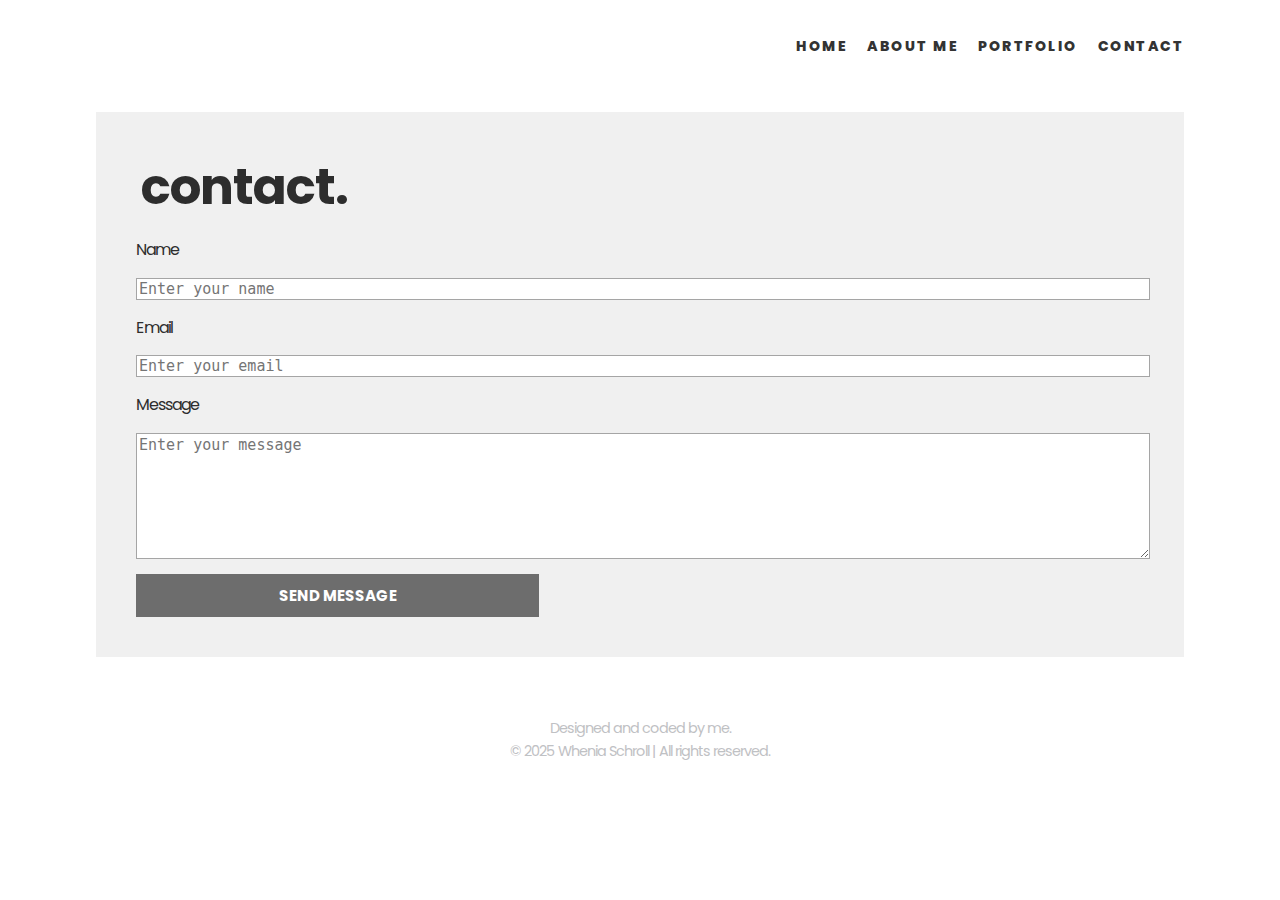
<file: contact.html>
<!DOCTYPE html>
<html lang="en">

<head>
    <meta charset="UTF-8">
    <meta name="viewport" content="width=device-width, initial-scale=1.0">
    <title>Contact Page - Whenia Portfolio</title>
    <link rel="stylesheet" href="styles.css"> <!-- Use the same CSS file -->
    <link href="https://fonts.googleapis.com/css2?family=Poppins:wght@400;600&display=swap" rel="stylesheet">
</head>

<body>


    <div class="header-wrapper">
        <header class="header">

            <link rel="stylesheet" href="https://cdnjs.cloudflare.com/ajax/libs/font-awesome/6.5.1/css/all.min.css">

            <button class="menu-toggle" aria-label="Toggle menu">☰</button>
            <nav class="nav">
                <ul>
                    <a href="/main/">Home</a>
                    <a href="aboutme.html">About Me</a>
                    <a href="portfolio.html">Portfolio</a>
                    <a href="contact.html">Contact</a>
                </ul>
            </nav>
        </header>
        <div>


    <!-- Contact Form Section -->
    <section class="contact">

        <div class="contact-container">

            <div class="contact-title"><h1>contact.</h1></div>

            <form action="#" method="POST" class="contact-form">
                <label for="name">Name</label>
                <input type="text" id="name" name="name" placeholder="Enter your name" required>

                <label for="email">Email</label>
                <input type="email" id="email" name="email" placeholder="Enter your email" required>

                <label for="message">Message</label>
                <textarea id="message" name="message" placeholder="Enter your message" required></textarea>

                <button type="submit" class="submit-btn">Send Message</button>
            </form>
        </div>
    </section>

    <footer>
        <p>Designed and coded by me.<p>
        <p>&copy; 2025 Whenia Schroll | All rights reserved.</p>
    </footer>


    <script>

        const menuToggle = document.querySelector('.menu-toggle');
const navList = document.querySelector('.nav ul');

menuToggle.addEventListener('click', () => {
    navList.classList.toggle('active'); // Toggle the 'active' class to show/hide the menu
});

    </script>


</body>

</html>
</file>
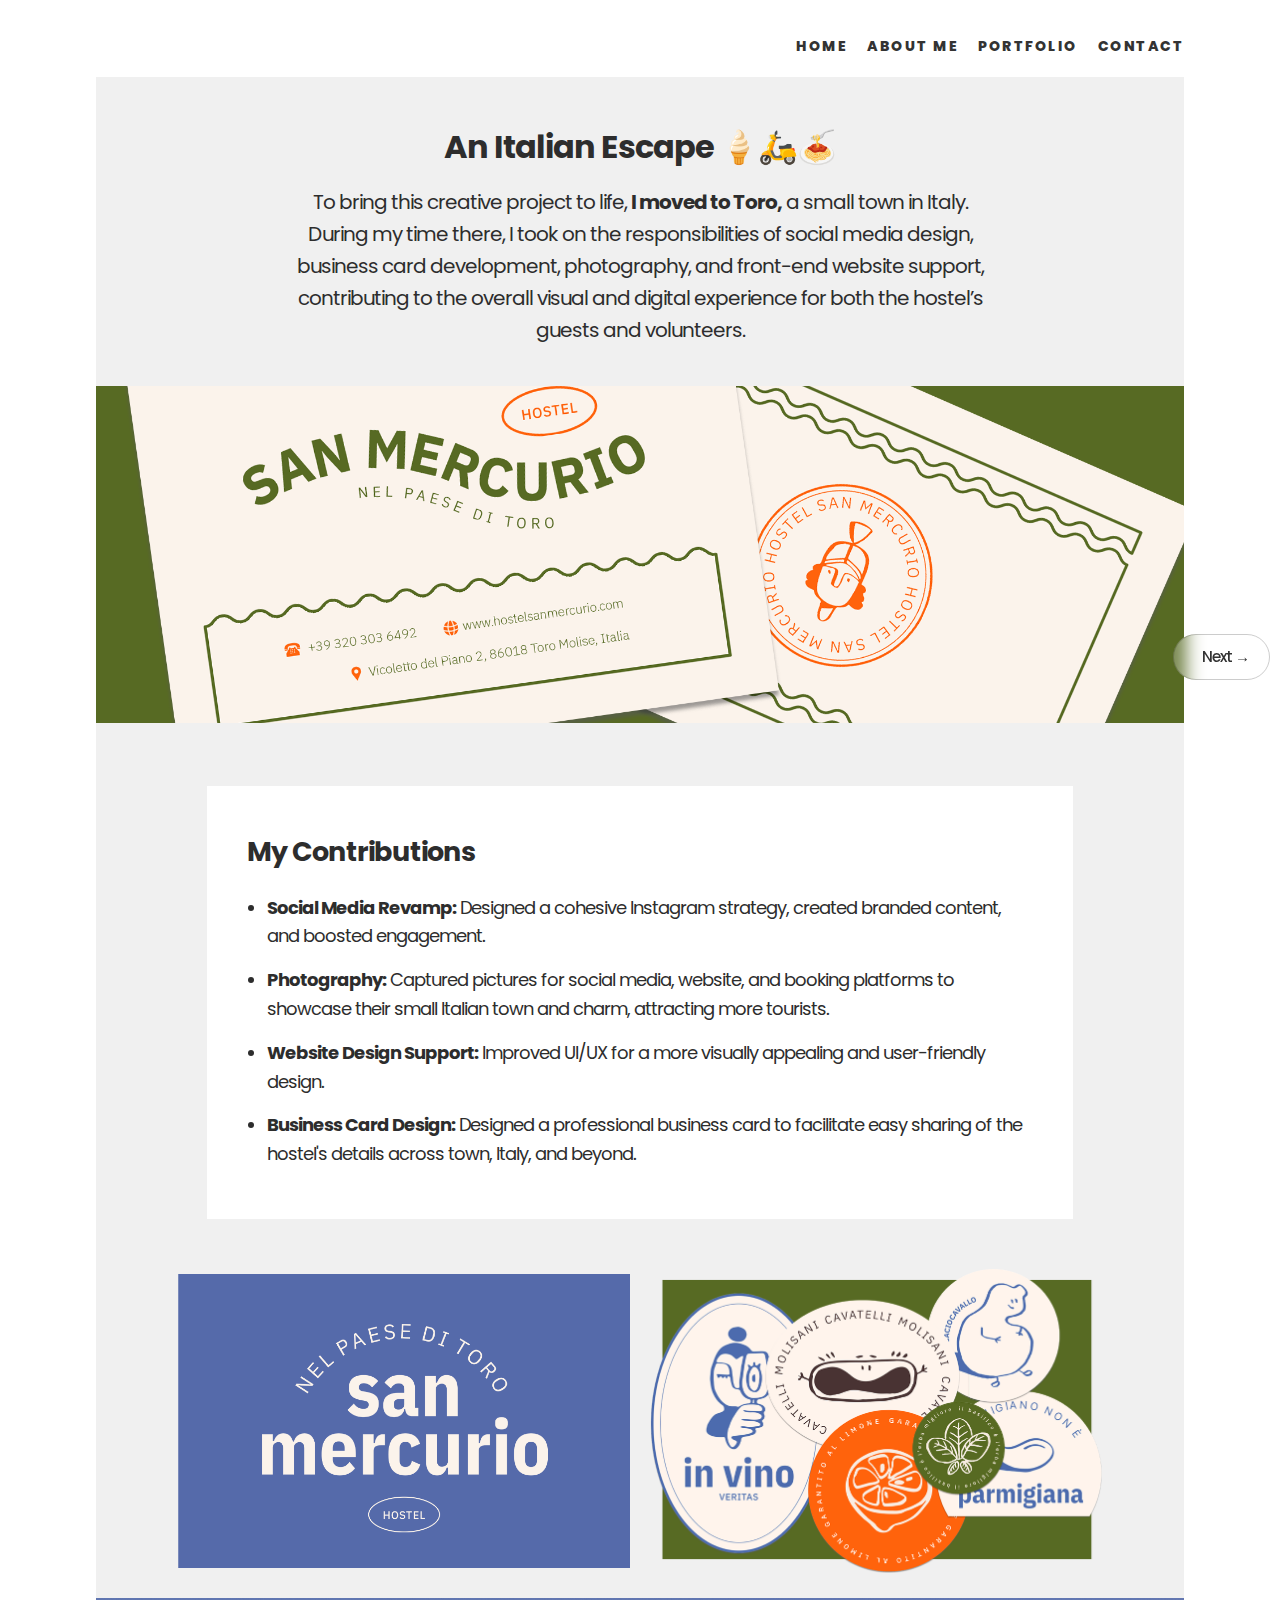
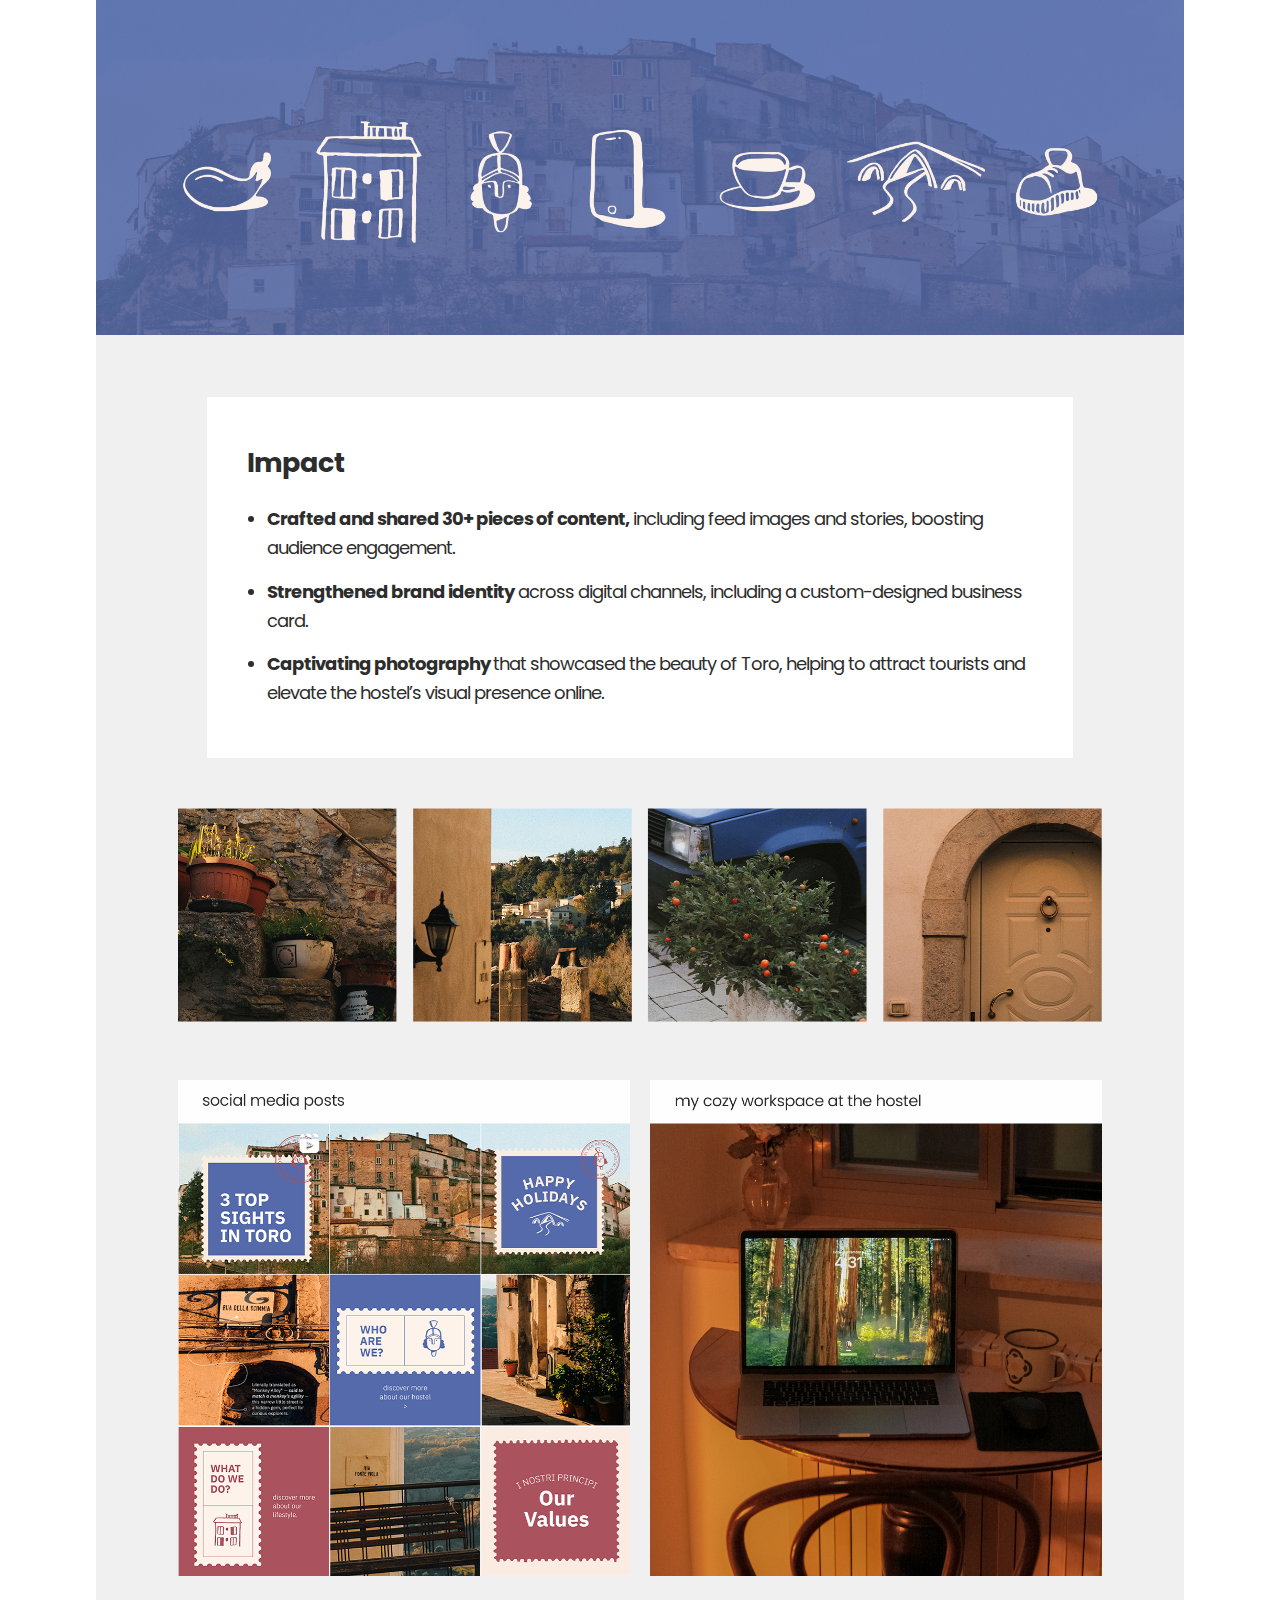
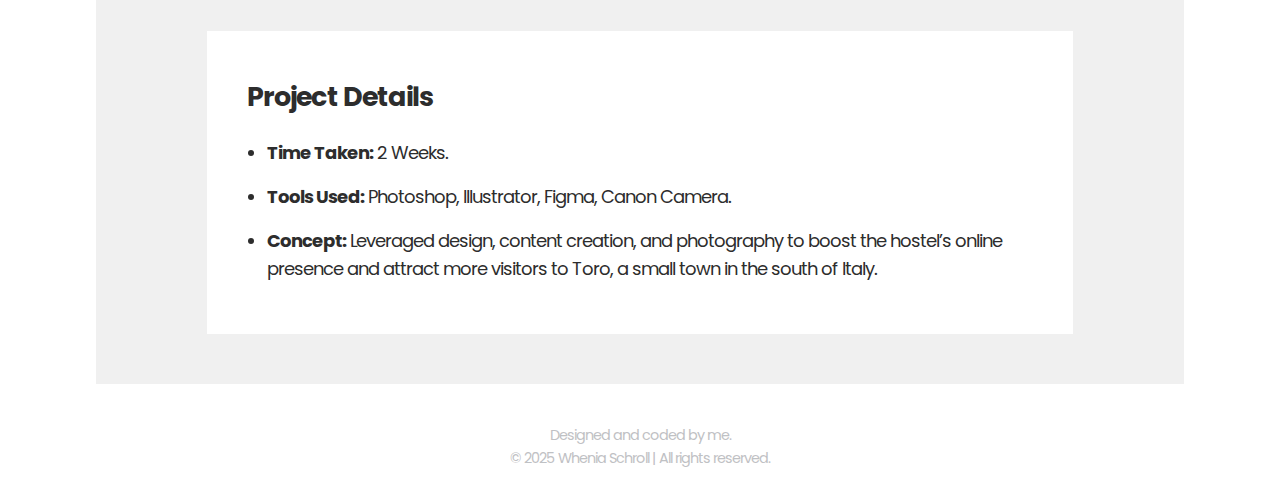
<file: project1.html>
<!DOCTYPE html>
<html lang="en">
<head>
    <meta charset="UTF-8">
    <meta name="viewport" content="width=device-width, initial-scale=1.0">
    <title>An Italian Escape - San Mercurio Hostel</title>
    <link rel="stylesheet" href="styles.css">
    <link href="https://fonts.googleapis.com/css2?family=Poppins:wght@400;600&display=swap" rel="stylesheet">
</head>
<body>

    <div class="header-wrapper">
        <header class="header">

            <link rel="stylesheet" href="https://cdnjs.cloudflare.com/ajax/libs/font-awesome/6.5.1/css/all.min.css">

            <button class="menu-toggle" aria-label="Toggle menu">☰</button>
            <nav class="nav">
                <ul>
                    <a href="/main/">Home</a>
                    <a href="aboutme.html">About Me</a>
                    <a href="portfolio.html">Portfolio</a>
                    <a href="contact.html">Contact</a>
                </ul>
            </nav>
        </header>
        <div>

    <!-- Main Content -->
    <main class="project-container">
        <h1 class="project-title">An Italian Escape 🍦🛵🍝</h1>
        <p class="project-description">
            To bring this creative project to life, <strong>I moved to Toro,</strong> a small town in Italy. During my time there, I took on the responsibilities of social media design, business card development, photography, and front-end website support, contributing to the overall visual and digital experience for both the hostel’s guests and volunteers.
        </p>

        <!-- Cover Main Picture -->
        <div class="cover-picture-container">
            <img src="images/cover-pic.png" alt="Cover Picture">
        </div>

        <!-- My Contributions -->
        <section class="project-gallery">
            <div class="text-container">
                <h3>My Contributions</h3>
                <ul>
                    <li><strong>Social Media Revamp:</strong> Designed a cohesive Instagram strategy, created branded content, and boosted engagement.</li>
                    <li><strong>Photography:</strong> Captured pictures for social media, website, and booking platforms to showcase their small Italian town and charm, attracting more tourists.</li>
                    <li><strong>Website Design Support:</strong> Improved UI/UX for a more visually appealing and user-friendly design.</li>
                    <li><strong>Business Card Design:</strong> Designed a professional business card to facilitate easy sharing of the hostel's details across town, Italy, and beyond.</li>
                </ul>
            </div>
        </section>

   <!-- Logo and Sticker Side by Side -->
<section class="logo-sticker-container">
    <div class="logo-pic">
        <img src="images/logo-pic.png" alt="Logo Picture">
    </div>
    <div class="sticker-pic">
        <img src="images/stickers-pic.png" alt="Sticker Designs">
    </div>
</section>     

        <!-- Mid Big Pic -->
        <div class="cover-picture-container">
            <img src="images/mid-big.png" alt="Cover Picture">
        </div>

        <!-- Impact -->
        <section class="project-gallery">
            <div class="text-container">
                <h3>Impact</h3>
                <ul>
                    <li><strong>Crafted and shared 30+ pieces of content,</strong> including feed images and stories, boosting audience engagement.</li>
                    <li><strong>Strengthened brand identity</strong> across digital channels, including a custom-designed business card.</li>
                    <li><strong>Captivating photography </strong> that showcased the beauty of Toro, helping to attract tourists and elevate the hostel’s visual presence online.</li>
                </ul>
            </div>
            </section>

<!-- Mini Pictures -->
<section class="mini-picture-container">
    <img src="images/mini-pics.png" alt="Large Mini Picture">
</section>

        <!-- Instagram & Workspace -->

        <section class="logo-sticker-container">
            <div class="logo-pic">
                <img src="images/insta-square.png" alt="Logo Picture">
            </div>
            <div class="sticker-pic">
                <img src="images/workspace-pic.png" alt="Sticker Designs">
            </div>
        </section>  
        

        <!-- Project Details -->
                <section class="project-gallery">
                    <div class="text-container">
                        <h3>Project Details</h3>
                        <ul>
                            <li><strong>Time Taken:</strong> 2 Weeks.</li>

                            <li><strong>Tools Used:</strong> Photoshop, Illustrator, Figma, Canon Camera.</li>

                            <li><strong>Concept:</strong> Leveraged design, content creation, and photography to boost the hostel’s online presence and attract more visitors to Toro, a small town in the south of Italy.</li>
                        </ul>
                    </div>
                    </section>

    </main>

    <footer>
        <a href="project2.html" class="next-button">Next →</a>

        <p>Designed and coded by me.<p>
        <p>&copy; 2025 Whenia Schroll | All rights reserved.</p>
    </footer>


    <script>

        const menuToggle = document.querySelector('.menu-toggle');
    const navList = document.querySelector('.nav ul');
    
    menuToggle.addEventListener('click', () => {
    navList.classList.toggle('active'); // Toggle the 'active' class to show/hide the menu
    });
    
    </script>


</body>
</html>
</file>
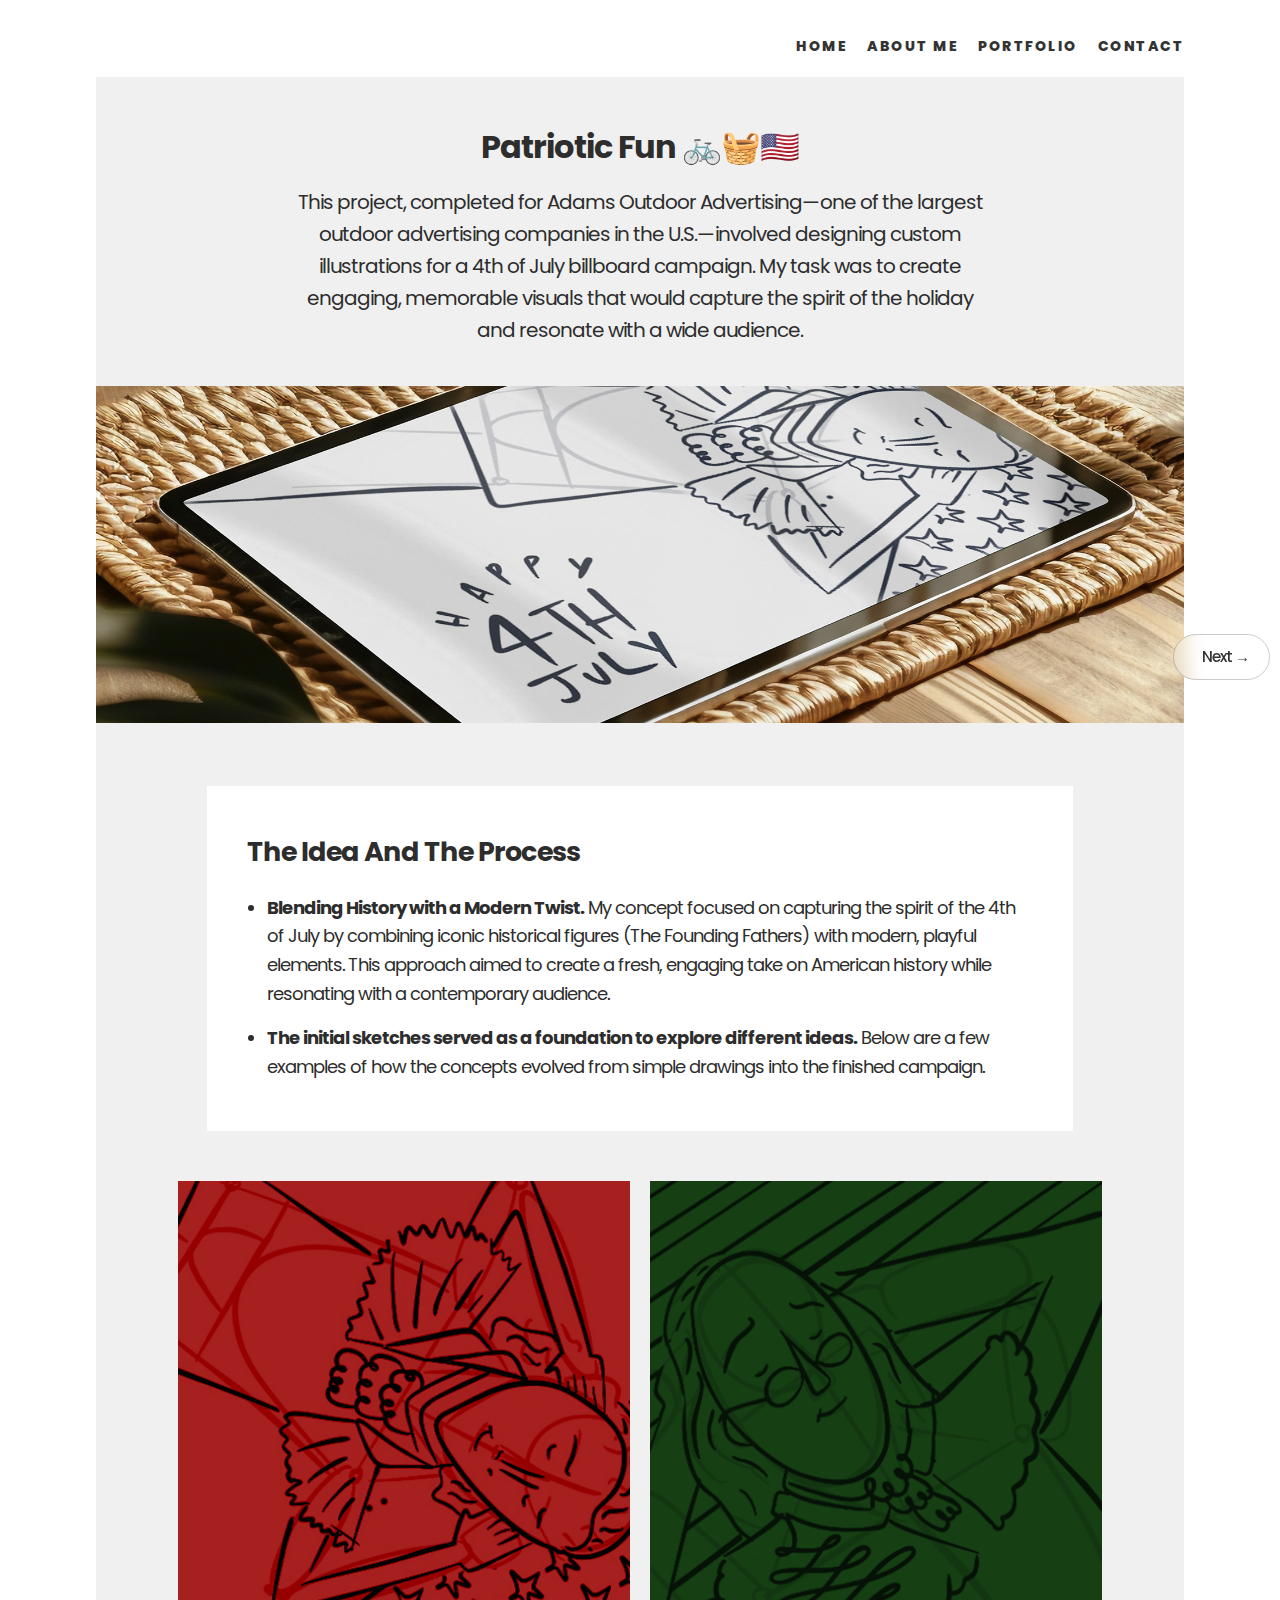
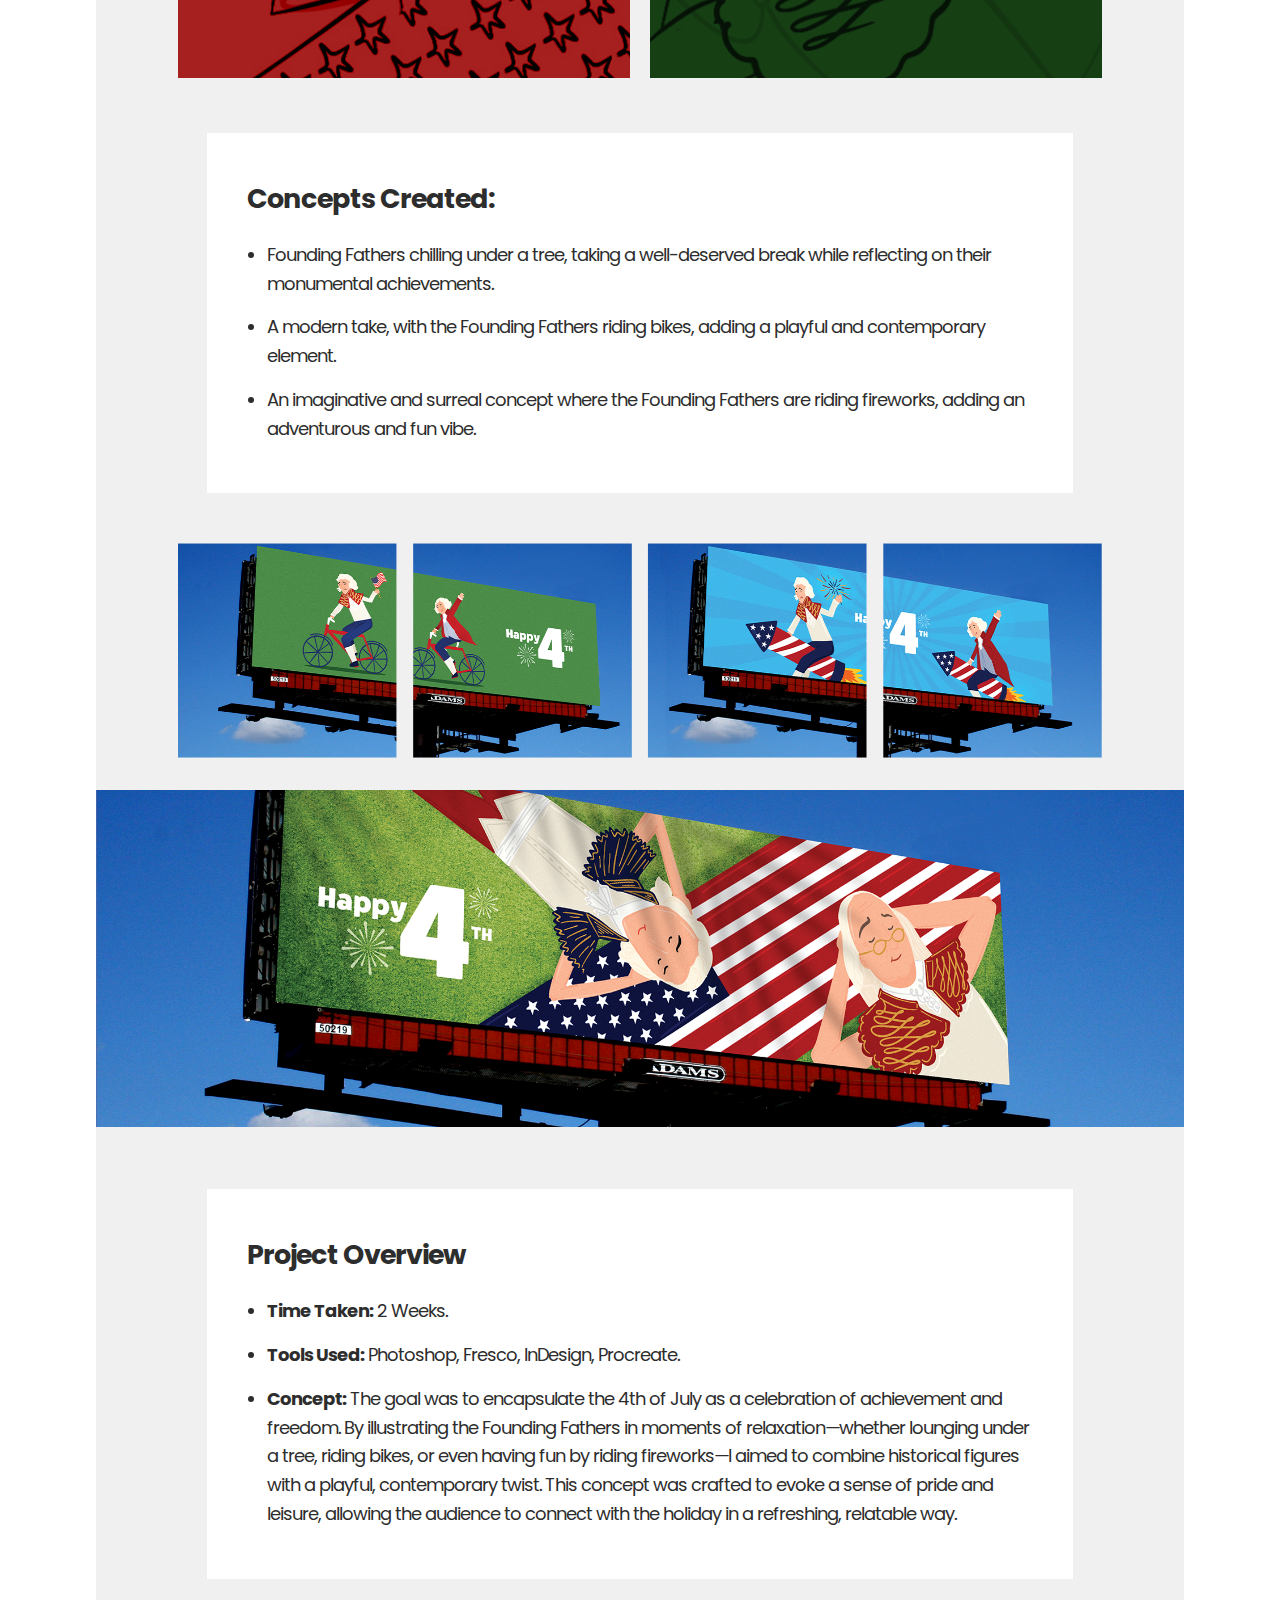
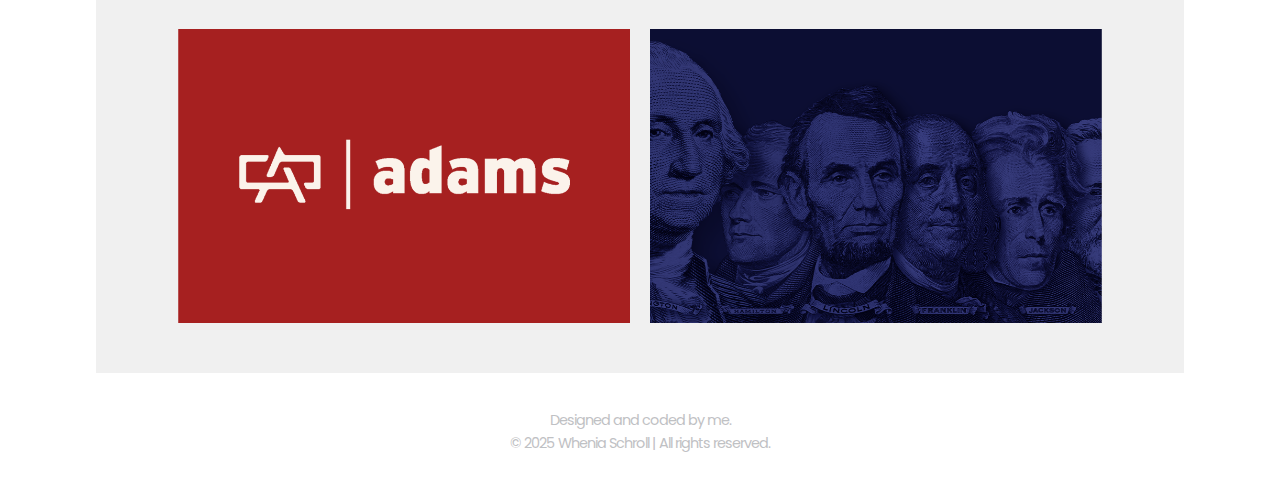
<file: project2.html>
<!DOCTYPE html>
<html lang="en">
<head>
    <meta charset="UTF-8">
    <meta name="viewport" content="width=device-width, initial-scale=1.0">
    <title>Patriotic Fun</title>
    <link rel="stylesheet" href="styles.css">
    <link href="https://fonts.googleapis.com/css2?family=Poppins:wght@400;600&display=swap" rel="stylesheet">
</head>
<body>

    <div class="header-wrapper">
        <header class="header">

            <link rel="stylesheet" href="https://cdnjs.cloudflare.com/ajax/libs/font-awesome/6.5.1/css/all.min.css">

            <button class="menu-toggle" aria-label="Toggle menu">☰</button>
            <nav class="nav">
                <ul>
                    <a href="/main/">Home</a>
                    <a href="aboutme.html">About Me</a>
                    <a href="portfolio.html">Portfolio</a>
                    <a href="contact.html">Contact</a>
                </ul>
            </nav>
        </header>
        <div>


    <!-- Main Content -->
    <main class="project-container">
        <h1 class="project-title">Patriotic Fun 🚲🧺🇺🇸</h1>
        <p class="project-description">This project, completed for Adams Outdoor Advertising—one of the largest outdoor advertising companies in the U.S.—involved designing custom illustrations for a 4th of July billboard campaign. My task was to create engaging, memorable visuals that would capture the spirit of the holiday and resonate with a wide audience.
        </p>

        <!-- Cover Picture -->
        <div class="cover-picture-container">
            <img src="images/sketch-cover.png" alt="Cover Picture">
        </div>

        <!-- My Contributions -->
        <section class="project-gallery">
            <div class="text-container">
                <h3>The Idea And The Process</h3>
                <ul>
                    <li><strong>Blending History with a Modern Twist.</strong> My concept focused on capturing the spirit of the 4th of July by combining iconic historical figures (The Founding Fathers) with modern, playful elements. This approach aimed to create a fresh, engaging take on American history while resonating with a contemporary audience.</li>
                    <li><strong>The initial sketches served as a foundation to explore different ideas.</strong> Below are a few examples of how the concepts evolved from simple drawings into the finished campaign.</li>
                </ul>
            </div>
        </section>

   <!-- Logo and Sticker Side by Side -->
<section class="logo-sticker-container">
    <div class="logo-pic">
        <img src="images/sketch1.png" alt="Logo Picture">
    </div>
    <div class="sticker-pic">
        <img src="images/sketch2.png" alt="Sticker Designs">
    </div>
</section>     

        <!-- Concepts -->
        <section class="project-gallery">
            <div class="text-container">
                <h3>Concepts Created:</h3>
                <ul>
                    <li>Founding Fathers chilling under a tree, taking a well-deserved break while reflecting on their monumental achievements.</li>
                    <li>A modern take, with the Founding Fathers riding bikes, adding a playful and contemporary element.</li>
                    <li>An imaginative and surreal concept where the Founding Fathers are riding fireworks, adding an adventurous and fun vibe.</li>
                </ul>
            </div>
        </section>

<!-- Mini Picture - Now Same Size as Cover Picture -->
<section class="mini-picture-container">
    <img src="images/mini-bill.png" alt="Large Mini Picture">
</section>

                <!-- Mid Big Pic -->
                <div class="cover-picture-container">
                    <img src="images/big-bill.png" alt="Cover Picture">
                </div>

        <!-- Project Details -->
        <section class="project-gallery">
            <div class="text-container">
                <h3>Project Overview</h3>
                <ul>
                    <li><strong>Time Taken:</strong> 2 Weeks.</li>

                    <li><strong>Tools Used:</strong> Photoshop, Fresco, InDesign, Procreate.</li>

                    <li><strong>Concept:</strong> The goal was to encapsulate the 4th of July as a celebration of achievement and freedom. By illustrating the Founding Fathers in moments of relaxation—whether lounging under a tree, riding bikes, or even having fun by riding fireworks—I aimed to combine historical figures with a playful, contemporary twist. This concept was crafted to evoke a sense of pride and leisure, allowing the audience to connect with the holiday in a refreshing, relatable way.</li>
                </ul>
            </div>
            </section>
            
        <!-- Instagram & Workspace -->

        <section class="logo-sticker-container">
            <div class="logo-pic">
                <img src="images/adams-logo.png" alt="Logo Picture">
            </div>
            <div class="sticker-pic">
                <img src="images/fathers-pic.png" alt="Sticker Designs">
            </div>
        </section>  
        

    </main>

    <footer>
        <a href="project3.html" class="next-button">Next →</a>

        <br><br>
        <p>Designed and coded by me.<p>
        <p>&copy; 2025 Whenia Schroll | All rights reserved.</p>
    </footer>


    <script>

        const menuToggle = document.querySelector('.menu-toggle');
    const navList = document.querySelector('.nav ul');
    
    menuToggle.addEventListener('click', () => {
    navList.classList.toggle('active'); // Toggle the 'active' class to show/hide the menu
    });
    
    </script>



</body>
</html>
</file>
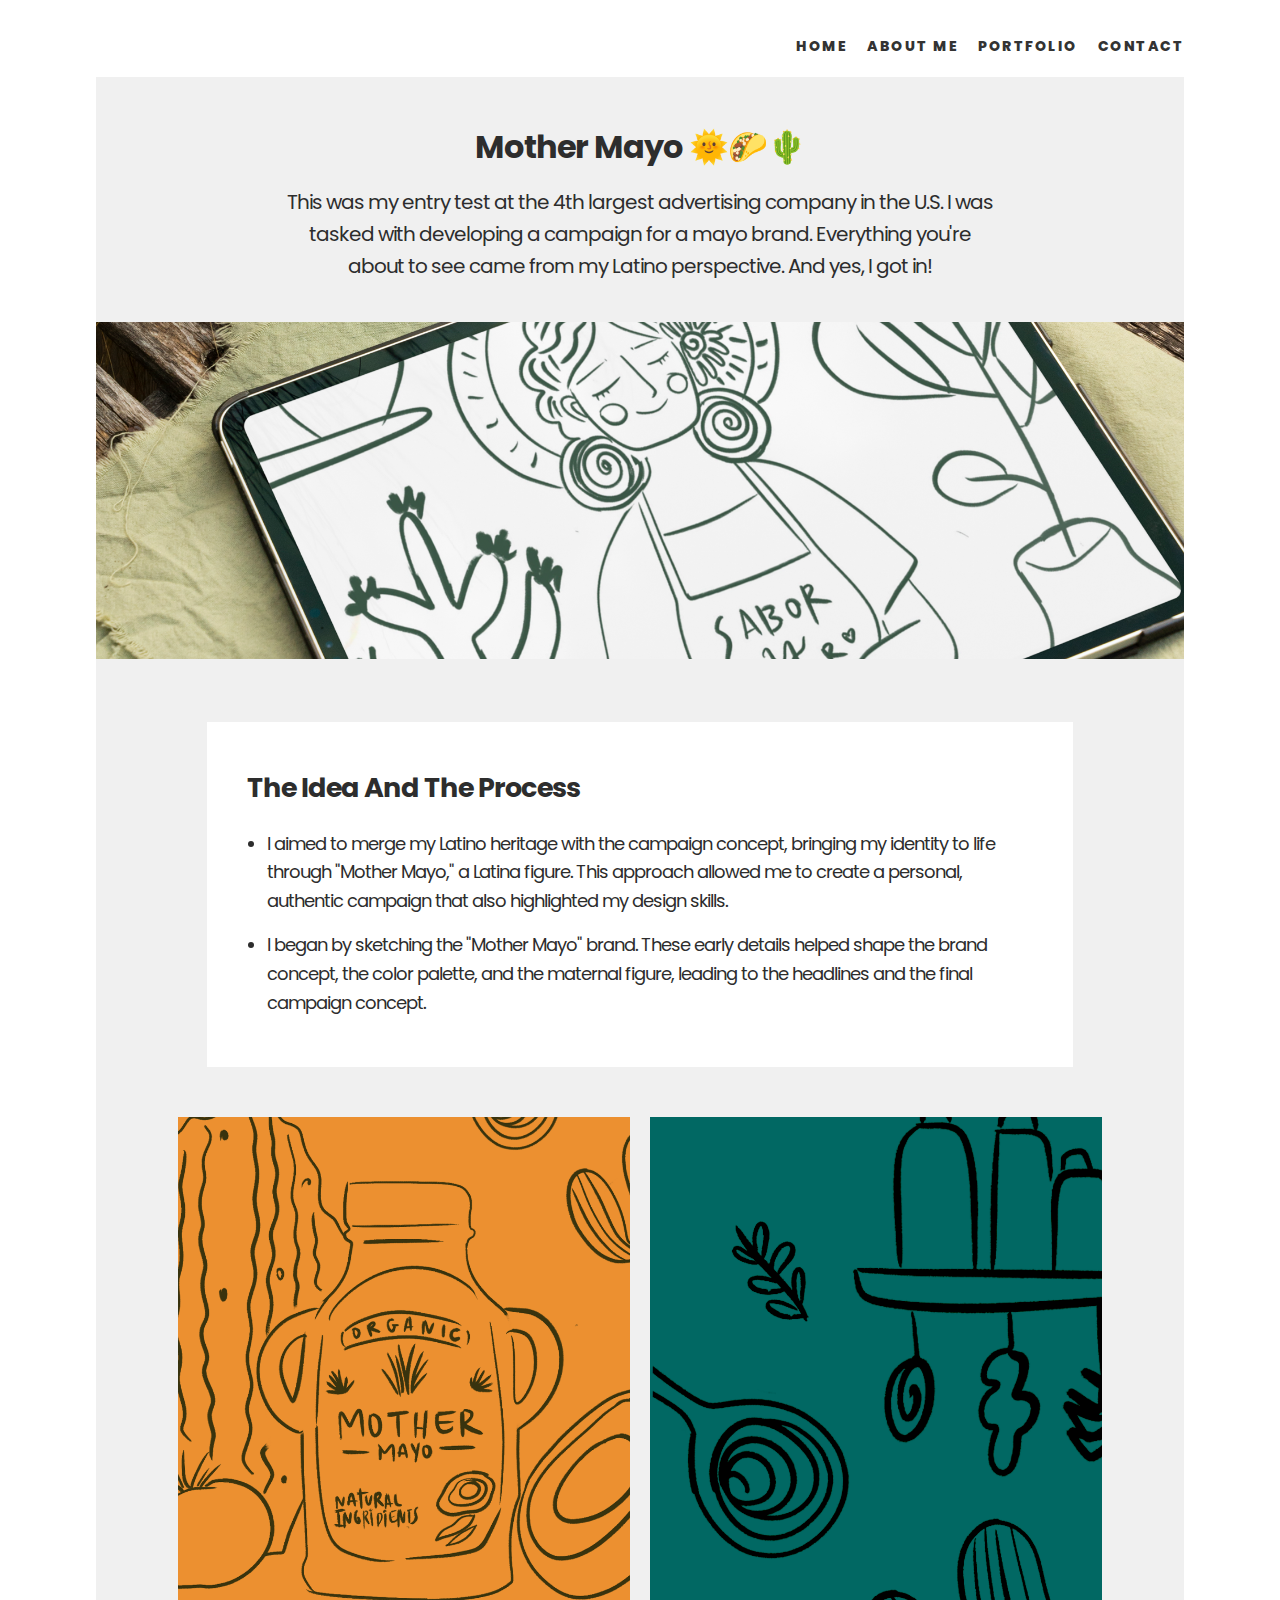
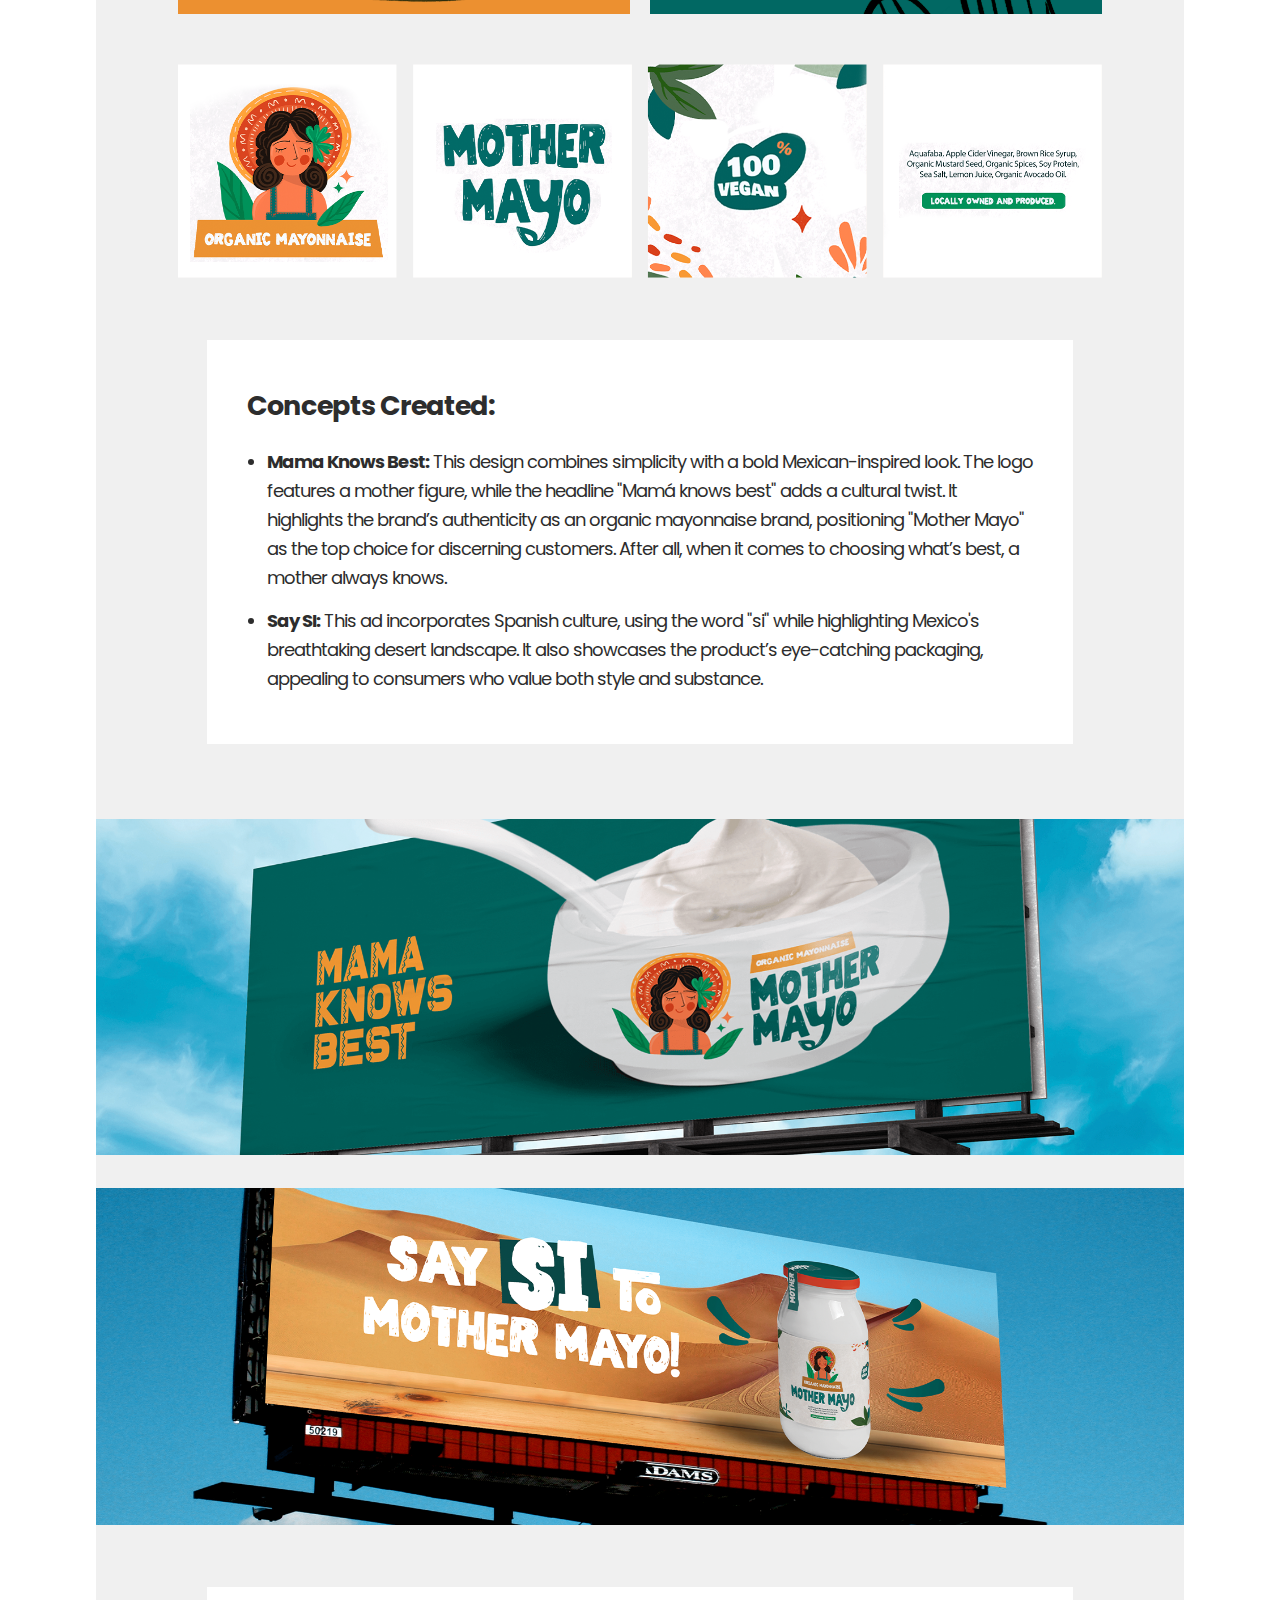
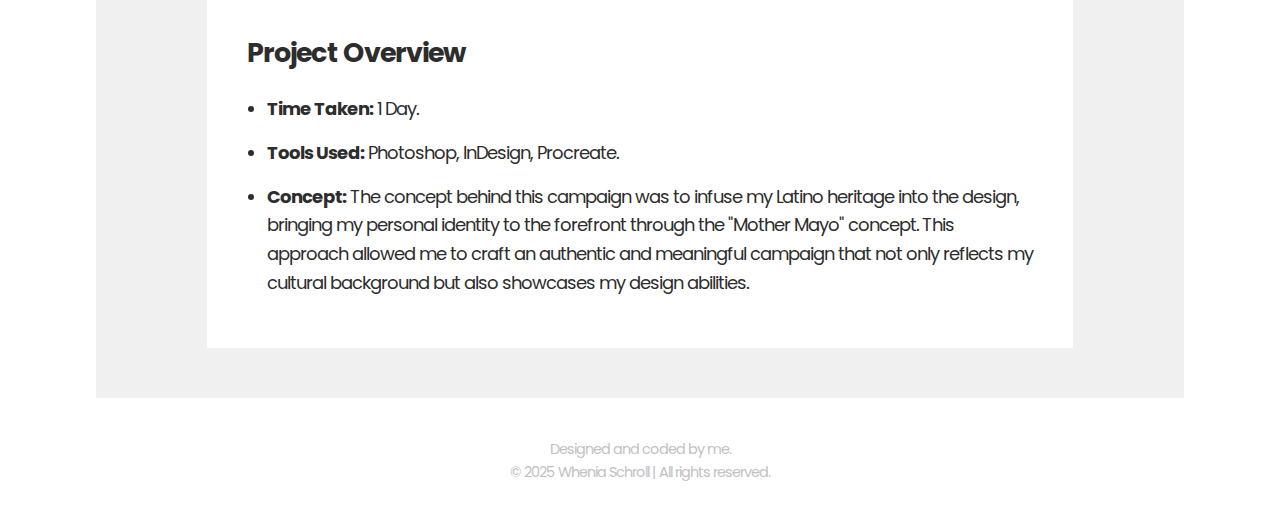
<file: project3.html>
<!DOCTYPE html>
<html lang="en">
<head>
    <meta charset="UTF-8">
    <meta name="viewport" content="width=device-width, initial-scale=1.0">
    <title>Mother Mayo</title>
    <link rel="stylesheet" href="styles.css">
    <link href="https://fonts.googleapis.com/css2?family=Poppins:wght@400;600&display=swap" rel="stylesheet">
</head>
<body>

    <div class="header-wrapper">
        <header class="header">

            <link rel="stylesheet" href="https://cdnjs.cloudflare.com/ajax/libs/font-awesome/6.5.1/css/all.min.css">

            <button class="menu-toggle" aria-label="Toggle menu">☰</button>
            <nav class="nav">
                <ul>
                    <a href="/main/">Home</a>
                    <a href="aboutme.html">About Me</a>
                    <a href="portfolio.html">Portfolio</a>
                    <a href="contact.html">Contact</a>
                </ul>
            </nav>
        </header>
        <div>

    <!-- Main Content -->
    <main class="project-container">
        <h1 class="project-title">Mother Mayo 🌞🌮🌵</h1>
        <p class="project-description">This was my entry test at the 4th largest advertising company in the U.S. I was tasked with developing a campaign for a mayo brand. Everything you're about to see came from my Latino perspective. And yes, I got in!
        </p>

        <!-- Cover Picture -->
        <div class="cover-picture-container">
            <img src="images/saboryamor.png" alt="Cover Picture">
        </div>

        <!-- My Contributions -->
        <section class="project-gallery">
            <div class="text-container">
                <h3>The Idea And The Process</h3>
                <ul>
                    <li>I aimed to merge my Latino heritage with the campaign concept, bringing my identity to life through "Mother Mayo," a Latina figure. This approach allowed me to create a personal, authentic campaign that also highlighted my design skills.</li>
                    <li>I began by sketching the "Mother Mayo" brand. These early details helped shape the brand concept, the color palette, and the maternal figure, leading to the headlines and the final campaign concept.</li>
                </ul>
            </div>
        </section>

   <!-- Logo and Sticker Side by Side -->
<section class="logo-sticker-container">
    <div class="logo-pic">
        <img src="images/desenho1.png" alt="Logo Picture">
    </div>
    <div class="sticker-pic">
        <img src="images/desenho2.png" alt="Sticker Designs">
    </div>
</section>     

<!-- Mini Picture - Now Same Size as Cover Picture -->
<section class="mini-picture-container">
    <img src="images/illustras.png" alt="Large Mini Picture">
</section>

        <!-- Concepts -->
        <section class="project-gallery">
            <div class="text-container">
                <h3>Concepts Created:</h3>
                <ul>
                    <li><strong>Mama Knows Best:</strong> This design combines simplicity with a bold Mexican-inspired look. The logo features a mother figure, while the headline "Mamá knows best" adds a cultural twist. It highlights the brand’s authenticity as an organic mayonnaise brand, positioning "Mother Mayo" as the top choice for discerning customers. After all, when it comes to choosing what’s best, a mother always knows.</li>

                    <li><strong>Say SI:</strong> This ad incorporates Spanish culture, using the word "si" while highlighting Mexico's breathtaking desert landscape. It also showcases the product’s eye-catching packaging, appealing to consumers who value both style and substance.</li>


                </ul>
            </div>
        </section>

                <!-- Mid Big Pic -->
                <div class="cover-picture-container">
                    <img src="images/mamaknows.png" alt="Cover Picture">
                </div>

                                <!-- Mid Big Pic -->
                                <div class="cover-picture-container">
                                    <img src="images/saysi.png" alt="Cover Picture">
                                </div>
                                
        <!-- Project Details -->
        <section class="project-gallery">
            <div class="text-container">
                <h3>Project Overview</h3>
                <ul>
                    <li><strong>Time Taken:</strong> 1 Day.</li>

                    <li><strong>Tools Used:</strong> Photoshop, InDesign, Procreate.</li>

                    <li><strong>Concept:</strong> The concept behind this campaign was to infuse my Latino heritage into the design, bringing my personal identity to the forefront through the "Mother Mayo" concept. This approach allowed me to craft an authentic and meaningful campaign that not only reflects my cultural background but also showcases my design abilities.</li>
                </ul>
            </div>
            </section>
            
        <!-- Instagram & Workspace -->
        

    </main>

    <footer>
        <p>Designed and coded by me.<p>
        <p>&copy; 2025 Whenia Schroll | All rights reserved.</p>
    </footer>

    <script>

        const menuToggle = document.querySelector('.menu-toggle');
    const navList = document.querySelector('.nav ul');
    
    menuToggle.addEventListener('click', () => {
    navList.classList.toggle('active'); // Toggle the 'active' class to show/hide the menu
    });
    
    </script>

</body>
</html>
</file>
<file: styles.css>
/* general styles */


body {
    font-family: 'poppins', sans-serif;
    font-stretch: normal;
    font-style: normal;
    line-height: 1.22;
    letter-spacing: -1px;
    color: #2d2d2d;
    line-height: 1.6;
    margin: 0;
    padding: 0;
}

body, html {
    overflow-x: hidden;
}

/* background of website */

.container {
    max-width: 100%;
    margin: 0 auto;
    padding: 0 15px;
}

.some-class {
    font-family: 'poppins', sans-serif;
}


/* where all the content is */

section {
    max-width: 100%;
    width: 85%;
    margin: 20px auto;
    padding: 50px;
    background-color: #f0f0f0;
}


.left-section {
    max-width: 1000px;
    display: flex;
    flex-direction: column;
    gap: 5px;
}


.containers {
    height: auto;
    width: 100%;
    box-sizing: border-box;
    display: flex;
    flex-wrap: wrap;
    gap: 1px;
    justify-content: space-between;
    align-items: flex-start;
    margin: 0 auto;
}


/* font and text styles */

@font-face {
    font-family: 'universal sans';
    src: url('fonts/universalsans-regular.woff2') format('woff2'),
        url('fonts/universalsans-regular.woff') format('woff');
    font-weight: 400;
    /* adjust this based on the weight of the font file */
    font-style: normal;
    /* change to italic if the font is italic */
}


h1 {
    font-family: 'poppins', sans-serif;
    width: auto;
    height: auto;
    flex-grow: 0;
    margin: 3.8px 0 0;
    font-size: 48px;
    font-weight: 400%;
    font-stretch: normal;
    font-style: normal;
    line-height: 1.22;
    text-align: auto;
    color: #2d2d2d;
}

h2 {
    text-align: center;
    font-family: 'poppins', sans-serif;
    padding-bottom: 10px;
    width: auto;
    height: auto;
    flex-grow: 0;
    margin: 3.8px 0 0;
    font-size: 41px;
    font-weight: 700;
    font-stretch: normal;
    font-style: normal;
    line-height: 1.22;
    text-align: auto;
    color: #2d2d2d;
}


h3 {
    font-family: 'poppins', sans-serif;
    width: auto;
    height: auto;
    flex-grow: 0;
    margin: 10px auto 20px;
    font-size: 27px;
    font-weight: 400%;
    font-stretch: normal;
    font-style: normal;
    line-height: 1.22;
    text-align: auto;
    color: #2d2d2d;
}


h4 {
    font-family: 'poppins', sans-serif;
    width: auto;
    height: auto;
    flex-grow: 0;
    margin: 10px auto 20px;
    font-size: 18px;
    font-stretch: normal;
    font-style: normal;
    line-height: 1.22;
    text-align: auto;
    color: #2d2d2d;
    font-weight: normal;
}

h5 {
    width: auto;
    height: auto;
    flex-grow: 0;
    font-family: 'poppins', sans-serif;
    font-size: 12px;
    font-weight: 400;
    text-transform: uppercase;
    font-stretch: normal;
    font-style: normal;
    line-height: 0.5;
    padding: -1px;
    letter-spacing: 1px;
    text-align: auto;
    color: #000;
}


/* header or menu up top */

.header-wrapper {
    top: 0;
    left: 0;
    width: 100%;
    background-color: transparent;
    z-index: 1000;
    transition: all 0.3s ease;
}

.header {
    font-family: 'poppins', sans-serif;
    font-size: 14px;
    font-weight: 800;
    text-transform: uppercase;
    letter-spacing: 1.5px;
    width: 85%;
    margin: 0 auto;
    display: flex;
    justify-content: flex-end;
    align-items: center;
    top: 0;
    padding: 35px 30px;
    z-index: 1000;
    background-color: #fff;
    margin-bottom: -20px;
}

.nav {
    display: flex;
    justify-content: center;
    align-items: center;
    gap: 20px;
}

.nav ul {
    list-style-type: square;
    margin: 0;
    display: flex;
    gap: 20px;
    color: #9b9b9b;
}

.nav ul li:first-child {
    list-style-type: none;
}

.nav a {
    text-decoration: none;
    color: #333;
    position: relative; /* Needed for the ::after pseudo-element */
}

/* Line effect on hover */
.nav a::after {
    content: '';
    position: absolute;
    left: 0;
    bottom: 0;
    width: 0;
    height: 3px;  /* Thickness of the line */
    background-color: #f0a500;  /* Color of the line */
    transition: width 0.9s ease;  /* Animation for the width */
}

.nav a:hover::after {
    width: 100%;  /* The line will expand to the full width of the link */
}

.nav a:hover {
    color: #f0a500; /* Optional: change text color on hover */
}

/* hamburger menu (mobile) */

.menu-toggle {
    display: none;
    font-size: 24px;
    cursor: pointer;
    background: none;
    border: none;
    color: #333;
}

/* mobile menu */
@media (max-width: 768px) {
    .nav ul {
        list-style-type: none;
        display: none;
        position: flex;
        top: 60px;
        left: 0;
        width: 100%;
        background: white;
        flex-direction: column;
        align-items: flex-end;
        gap: 15px;
        padding: 20px 20px;
    }

    .nav ul li {
        text-align: right;
    }

    .nav a {
        text-decoration: none;
        color: #333;
    }

    .nav ul.active {
        display: flex;
    }

    .menu-toggle {
        display: block;
    }
}


/* portfolio */

.portfolio {
    background-color: #f0f0f0;
    max-width: 900px;
    margin: 50px auto;
    text-align: center;
    padding: 20px;
}


.portfolio h1 {
    font-size: 50px;
    margin-bottom: 10px;
}

.project-text {
    flex: 1;
    padding: 20px;
}

.project-text p {
    font-size: 16px;
    color: #666;
}

.intro {
    font-size: 18px;
    color: #555;
    margin-bottom: 50px;
}

/* project sections */

a {
    text-decoration: none;
}

.project-section {
    position: relative;
    display: flex;
    align-items: center;
    justify-content: space-between;
    gap: 40px;
    margin-bottom: 80px;
    padding: 30px;
    background: white;
    box-shadow: 0px 4px 10px rgba(0, 0, 0, 0.1);
    color: white;
    /* ensures text is white on top of dark background */
    background-size: cover;
    /* ensures the image covers the section without stretching */
    background-position: center center;
    /* centers the image */
    background-repeat: no-repeat;
    /* prevents the image from repeating */
    min-height: 300px;
    /* adjust the height of the section as needed */
}

.project-section:nth-child(even) {
    flex-direction: row-reverse;
}

.project-section::before {
    content: '';
    position: absolute;
    top: 0;
    left: 0;
    width: 100%;
    height: 100%;
    background-color: rgba(0, 0, 0, 0.8);
    /* dark overlay */
    z-index: 1;
    /* ensures the overlay stays on top of the image but below the text */
}

.project-text {
    color: white;
    /* ensures text is white on top of dark background */
    position: relative;
    /* makes sure the text stays above the overlay */
    flex: 1;
    padding: 20px;
    z-index: 2;
    /* ensures text stays on top of the overlay */
}

.project-text h2,
.project-text p {
    text-decoration: none;
    font-size: 23px;
    text-align: left;
    color: white;
    /* ensures text is white on top of dark background */
    z-index: 2;
}

.project-text p {
    font-size: 16px;
    color: #fff;
    /* white text */
}

/* hide image */
.project-section img {
    display: none;
    /* hide the image, as it's now set as background */
}

/* responsive design */
@media (max-width: 768px) {
    .project-section {
        flex-direction: column !important;
        text-align: center;
        padding: 20px;
    }

    .project-text,
    .project-img {
        flex: none;
        width: 100%;
    }
}


/* contact */

.contact-title h1 {
    font-size: 50px;
    margin-left: 5px;
    margin-bottom: 20px;
    text-align: left;
    /* aligns title to the left */
}

.contact-container {
    width: 100%;
    /* ensures responsiveness */
    margin: 0 auto;
    /* centers the container */
    background-color: #f0f0f0;
    padding: 40px;
    /* adjusted for a cleaner look */
}

.contact {
    background-color: transparent;
    padding: 20px;
    /* less padding for a neater look */
    display: flex;
    justify-content: center;
    align-items: center;
}

.contact-form {
    display: flex;
    flex-direction: column;
    gap: 15px;
    max-width: 100%;
    width: 100%;
}

.contact-form input,
.contact-form textarea {
    padding: auto;
    font-family: monospace;
    border: 1px solid #a5a5a5;
    font-size: 15px;
    width: 100%;
    /* ensures they don’t stretch too wide */
}

.contact-form textarea {
    font-size: 15px;
    height: 120px;
    /* smaller textarea for a more compact look */
}

.submit-btn {
    width: 40%;
    font-family: 'poppins', sans-serif;
    background-color: #6d6d6d;
    color: #fff;
    padding: 10px;
    font-size: 15px;
    font-weight: bold;
    border: none;
    cursor: pointer;
    transition: all 0.3s ease;
    text-transform: uppercase;
}

.submit-btn:hover {
    background-color: #3a3a3a;
}

.submit-btn:active {
    background-color: #3a3a3a;
    transform: scale(0.98);
}

/* responsive design */
@media (max-width: 768px) {
    .contact-container {
        max-width: 90%;
        /* slightly wider on small screens for balance */
        padding: 20px;
    }

    .contact-form input,
    .contact-form textarea {
        font-size: 14px;
    }

    .submit-btn {
        font-size: 14px;
        padding: 10px 15px;
    }
}



/* portfolio collection */

.slider-container {
    margin-top: 30px;
    height: 100%;
    width: 95%;
    /* adjust width as needed */
    overflow-x: auto;
    /* enable horizontal scrolling */
    overflow-y: hidden;
    white-space: nowrap;
    /* keep items in a single line */
    padding: 10px;
    display: inherit;
    justify-content: space-between;
    scrollbar-width: thin;
    line-height: 90px;
    scrollbar-color: #c7c7c7 transparent;
}

.slider-container::-webkit-scrollbar {
    height: 8px;
    /* height of the scrollbar */
}

.slider-container::-webkit-scrollbar-thumb {
    background-color: #ccc;
    /* color of the scrollbar thumb */
    border-radius: 10px;
}

.slider-container::-webkit-scrollbar-track {
    background-color: #fff;
    /* color of the scrollbar track */
}

.slider-box {
    position: relative;
    width: 320px;
    height: auto;
    display: inline-block;
    background-color: transparent;
    color: white;
    text-align: center;
    line-height: 40px;
    margin-right: 10px;
    font-size: 18px;
    cursor: pointer;
    /* change cursor to indicate that it's clickable */
}

/* image style */
.slider-box img {
    overflow: hidden;
    width: 100%;
    height: auto;
    transition: all 0.3s ease-in-out;
    /* smooth transition for the hover effect */
}

.slider-box img:hover {
    filter: brightness(0.2);
    /* make the image much darker */
    transition: all 0.3s ease-in-out;
}

.slider-box .content {
    position: absolute;
    top: 0;
    left: 0;
    width: 100%;
    height: 100%;
    display: flex;
    justify-content: center;
    align-items: center;
    background-color: rgba(0, 0, 0, 0.4);
    /* semi-transparent background */
    color: white;
    padding: 5px;
}

.overlay {
    position: absolute;
    top: 0;
    left: 0;
    right: 0;
    bottom: 0;
    background-color: rgba(0, 0, 0, 0.8);
    /* dark background for the overlay */
    display: flex;
    justify-content: center;
    align-items: center;
    visibility: hidden;
    /* hide overlay by default */
    opacity: 0;
    /* ensure overlay is fully transparent when hidden */
    z-index: 10;
    /* place overlay above the image */
    transition: visibility 0s, opacity 0.3s ease;
    /* smooth transition for visibility */
}


.clicktosee {
    visibility: visible;
    font-size: 14px;
    color: white;
    font-weight: bold;
    text-align: center;
    padding: 10px;
    text-transform: uppercase;
    pointer-events: none;
    /* prevents the hover effect from affecting the text */
}

/* show the overlay and message when the image is hovered */
.slider-box:hover .overlay {
    opacity: 1;
    /* make the overlay and text visible */
}


/* portfolio collection */

.title {
    width: auto;
    height: auto;
    flex-grow: 0;
    margin: 0 15px 10px 0;
    font-family: 'poppins', sans-serif;
    font-size: 20px;
    font-weight: 600;
    font-stretch: normal;
    font-style: normal;
    line-height: 1.5;
    letter-spacing: normal;
    text-align: left;
    color: #2d2d2d;
}

.description {
    white-space: normal;
    overflow-wrap: break-word;
    max-width: 100%;
    margin: 0 auto;
    height: 100%;
    flex-grow: 0;
    margin: 0 15px 10px 0;
    font-family: 'poppins', sans-serif;
    font-size: 15px;
    font-weight: 500;
    font-stretch: normal;
    font-style: normal;
    line-height: 1.3;
    letter-spacing: normal;
    text-align: left;
    color: #2d2d2d;
}


ul {
    list-style-type: none;
    padding: 0;
}

ul li {
    margin: 5px 0;
}

ul li a {
    color: #f98152;
    text-decoration: none;
}

ul li a:hover {
    text-decoration: underline;
}


.see-more {
    font-family: 'poppins', sans-serif;
    font-size: 10px;
    font-weight: 100;
    text-transform: uppercase;
    font-stretch: normal;
    font-style: normal;
    letter-spacing: 1px;
    font-size: 15px;
    width: 100px;
    /* adjust the width */
    margin: 10px auto;
    /* centers the button horizontally */
    padding: 5px;
    margin-top: 20px;
    margin-bottom: -20px;
    text-align: center;
    border: 1px solid #9f9f9f;
    background-color: transparent;
    color: rgb(106, 106, 106);
    border-radius: 6px;
    font-weight: bold;
}

.see-more:hover {
    color: #fff;
    border: 1px solid transparent;
    background-color: #f98152;
}


/* recent testemonails */


.testimonials-container {
    position: relative;
    height: auto;
    width: 100%;
    padding: 20px 0;
    display: flex;
    /* use flexbox to center content */
    justify-content: center;
    /* center the testimonials horizontally */
    align-items: center;
    /* center the testimonials vertically if needed */
    gap: 20px;
    /* space between testimonials */
    flex-wrap: wrap;
    /* ensure testimonials wrap on smaller screens */
}

.testimonial {
    height: auto;
    width: 45%;
    /* default width for larger screens */
    padding: 5px;
    background-color: #ffffff;
    color: #000000;
    box-sizing: border-box;
    margin-bottom: 20px;
    /* space between items */
    display: flex;
    flex-direction: column;
    align-items: center;
    /* center content inside the testimonial box */
}

.testimonial p {
    font-size: 20px;
    font-weight: bold;
    margin-top: 40px;
    margin-bottom: 5px;
}

.testimonial cite {
    display: block;
    font-style: normal;
    color: #555;
    margin-bottom: 10px;
}

.testimonial .text {
    display: block;
    margin-bottom: 10px;
}

.read-more-btn {
    color: #959595;
    text-decoration: none;
}

.read-more-btn:hover {
    transition: width 0.9s ease;  /* Smooth animation for the width */
    text-decoration: underline;
}

.testimonial p {
    font-size: 20px;
    font-weight: bold;
    margin-top: 40px;
    margin-bottom: 5px;
    display: flex;
    align-items: center;
    justify-content: flex-start;
}

/* mobile view - stacked layout */
@media (max-width: 768px) {
    .testimonial {
        width: 100%;
        /* stack testimonials vertically on mobile */
        padding: 20px;
    }

    .testimonial p {
        font-size: 18px;
        /* reduce font size for mobile */
        margin-top: 20px;
        /* adjust spacing on mobile */
    }
}

/* extra small screens (portrait phones) */
@media (max-width: 480px) {
    .testimonial p {
        font-size: 16px;
        /* further reduce font size for smaller screens */
        margin-top: 15px;
        /* adjust margin for small screens */
    }

    .testimonials-container {
        padding: 10px 0;
        /* adjust padding for smaller devices */
    }

    .testimonial cite {
        font-size: 14px;
        /* reduce font size for citations on small screens */
    }
}

.smile {
    width: 100px;
    height: auto;
    position: relative;
}

/* smile svg */
.smile-svg {
    position: absolute;
    bottom: 100px;
    right: 0px;
    width: 150px;
    height: auto;
}

/* smile section */

.smile {
    width: 85%;
    margin: 5px 100px;
}

.smile-svg {
    bottom: -100px;
    /* adjust position */
    right: 10px;
    width: 140px;
    /* adjust size of smile icon */
}


/* footer styles */

footer {
    color: #bfc1c4;
    text-align: center;
    margin-top: 30px;
    margin-bottom:20px;
    padding: 10px;
    font-size: 0.9em;
}

footer p {
    margin: 0;
}

/* social icons */
.social-icons {
    padding-left: 20px;
    display: flex;
    gap: 15px;
    /* space between social icons */
    justify-content: center;
    /* centers the icons within their section */
    align-items: center;
    /* aligns the icons vertically */
}

.social-icons a {
    font-weight: bold;
    color: #333;
    transition: color 0.3s ease;
}

.social-icons a:hover {
    color: #005bb5;
    /* highlight color when hovering */
}


/* subpages - about me and projects page */

/* about me page */

.about-container {
    display: flex;
    align-items: center;
    gap: 20px;
}

.about-pic img {
    width: 370px;
    /* default: square for large screens */
    height: 400px;
    object-fit: cover;
}

/* enneagream, hobbies and work */

#more-about-me,
#main-tools {
    width: auto;
    max-width: 830px;
    height: auto;
    margin: -15px;
}

.tools-container {
    height: auto;
    width: fit-content;
    /* adjust width to fit content */
    max-width: 80%;
    /* optional, ensures the container won't stretch beyond this limit */
    box-sizing: border-box;
    display: flex;
    flex-wrap: wrap;
    /* allow wrapping if the container is too small */
    gap: 1px;
    /* add spacing between the sections */
    justify-content: center;
    align-items: flex-start;
    margin: 0 auto;
    /* center the container */
}

.articles-container {
    display: flex;
    gap: 20px;
    justify-content: center;
}

/* blockquote styles */
.blockquoteabout {
    position: relative;
    font-style: normal;
    width: fit-content;
    padding: 25px;
    background-color: #fff;
    color: #555;
    box-sizing: border-box;
}

.blockquoteabout::before {
    content: "";
    position: absolute;
    left: 0;
    width: 6px;
    height: 50%;
    background-color: #b5b5b5;
}

.blockquoteabout p {
    padding-left: 10px;
    text-align: left;
    font-size: 13px;
    font-style: normal;
    color: #808080;
    margin: 0px;
}

.blockquoteabout cite {
    padding-left: 10px;

    margin-right: auto;
    text-align: left;
    display: block;
    font-size: 20px;
    font-weight: bold;
    font-style: normal;
    margin-bottom: -1px;
}

/* mobile styles */
@media (max-width: 768px) {

    /* container for the whole layout */
    .containers {
        flex-direction: column;
        /* stack sections vertically */
        align-items: center;
        /* center everything */
    }

    /* about me and main tools section */
    #more-about-me,
    #main-tools {
        width: 98%;
        /* ensures full width but with some margin */
        padding: 20px;
    }

    /* articles container */

    .tools-container {
        position: center;
        width: 55%;
        flex-direction: column;
        /* stack articles vertically */
        gap: 10px;
    }

    .articles-container {
        height: auto;
        width: fit-content;
        /* adjust width to fit content */
        max-width: 80%;
        /* optional, ensures the container won't stretch beyond this limit */
        box-sizing: border-box;
        display: flex;
        flex-wrap: wrap;
        /* allow wrapping if the container is too small */
        gap: 1px;
        /* add spacing between the sections */
        justify-content: center;
        align-items: flex-start;
        margin: 0 auto;
        /* center the container */
    }
}

/* blockquote styles for mobile */
.blockquoteabout {
    width: 100%;
    /* ensure blockquote takes full width */
    padding: 15px;
}

.blockquoteabout p {
    font-size: 14px;
    /* adjust text size for mobile */
}

.blockquoteabout cite {
    font-size: 18px;
    /* smaller font size for citation */
}

/* medium screens: rectangle shape */
@media (max-width: 1024px) {
    .about-pic img {
        margin-top: 10px;
        width: 200px;
        height: 450px;
    }
}

/* small screens: full width */
@media (max-width: 768px) {
    .about-pic img {
        width: 100%;
        /* make the image fill the container width */
        height: 100x;
        /* make the image fill the container height */
        object-fit: cover;
        /* ensures the image fills the box without distortion */
        object-position: center;
        /* adjusts which part of the image is visible */
        clip-path: inset(0);
        /* ensures the image is clipped to the container size */
        position: absolute;
        /* keeps the image in place */
        top: 0;
        /* aligns the image at the top */
        left: 0;
        /* aligns the image on the left */
        z-index: 2;
    }

    /* if you want to prevent the image from overflowing the container */
    .about-pic {
        position: relative;
        overflow: hidden;
        /* this will prevent the image from overflowing */
        width: 100%;
        /* set to the width of the container */
        height: 300px;
        /* set the height of the container as needed */
    }

}

.about-text h1 {
    font-family: 'poppins', sans-serif;
    font-size: 50px;
    font-weight: 600;
    color: #2d2d2d;
    margin-bottom: 10px;
}

.about-text p {
    width: 95%;
    font-family: 'poppins', sans-serif;
    font-size: 16px;
    font-weight: 300;
    color: #2d2d2d;
}

.social-icons {
    display: flex;
    justify-content: left;
    gap: -15px;
    margin-left: -20px;
    padding-top: 10px;
}

.social-icons a {
    text-decoration: none;
    font-size: 15px;
    color: #333;
    transition: color 0.3s ease;
}

.social-icons a:hover {
    color: #f98152;
}

.project-gallery .about-container h2 {
    text-align: left;
    font-size: 35px;
}

.project-gallery .about-container ul {
    list-style-type: none;
    padding: -2px;
    margin: 0;
}


.project-gallery .about-container li {
    border-left: 6px solid #cbcbcb;
    /* adds a 3px solid black line to the left */
    list-style-type: none;
    padding-left: 20px;
    margin-left: 30px;
}

/* medium screens (tablets or small desktop - 1024px) */
@media (max-width: 1024px) {
    #about-me {
        padding: 18px;
        margin: 15px auto;
    }

    .about-container {
        width: 100%;
        height: auto;
        flex-direction: row;/* keep items side by side */
        gap: auto;     /* slightly smaller gap */
    }

    .social-icons {
        justify-content: left;
        padding-top: 15px;
    }

    .about-text ul {
        list-style-type: none;
        /* removes bullet points */
        padding: 0;
        /* removes default padding */
        margin: 0;
        /* removes default margin */
    }

    .about-text p,
    .about-text h1 {
        margin: 0;
        /* remove default margins */
        line-height: 1.6;
        /* adjust line spacing */
    }

    .about-text li {
        margin-bottom: auto;
        /* space between list items */
    }


    .project-gallery {
        margin: auto;
    }
    
    .about-container h2 {
        font-size: 35px;
        text-align: left;
        max-width: 100px; /* Maximum width */
    }

    ul.my-list {
        list-style-type: none;
        /* removes bullet points */
        padding: 0;
        /* removes default padding */
        margin: 0;
        /* removes default margin */
    }

    ul.my-list li {
        font-size: 16px;
        /* adjust the font size */
        line-height: 1.6;
        /* adjust line spacing for readability */
        margin-bottom: 10px;
        /* add spacing between list items */
    }

}

/* small screens (mobile - 768px) */
@media (max-width: 768px) {
    #about-me {
        padding: 15px;
        margin: 10px auto;
    }

    .about-container {
        flex-direction: column;
        align-items: left;
        gap: 20px;
    }

    .about-text h1 {
        padding: 10px;
        font-size: 40px;
    }

    .about-text p {
        width: 100%;
        line-height: 1.6;
        width: 90%;
        padding: 10px;
        font-size: 16px;
    }

    .social-icons {
        justify-content: left;
        margin-left: -10px;
        padding-top: 15px;
    }

    .social-icons a {
        font-size: 13px;
    }

    /* mobile bullet points */
    .about-text ul {
        font-size: 14px;
        padding-left: 15px;
    }

    .about-text li {
        margin-bottom: 6px;
    }

    .project-gallery .about-container {
        display: block;
        padding: -20px;
        margin-left: -50px;
        margin-top: -20px;
    }

    .project-gallery .about-container h2 {
        font-size: 30px;
        margin-top: 0;
        margin-bottom: 0;
        text-align: left;
        width: 100%;
    }

    .project-gallery .about-container ul {
        list-style-type: none;
        padding: 0;
        margin: 0;
        width: 100%;
        /* the list takes up the remaining 70% */
    }

    .project-gallery .about-container li {
        border-left: 5px solid #d5d5d5;
        padding: 20px;
        margin-left: 0;
        margin-bottom: 10px;
        text-align: left;
        width: 100%;
        box-sizing: border-box;
    }


}

/* click here to contact button */

.contact-button-container {
    width: 100%;
    display: flex;
    flex-direction: column;
    align-items: center;
    justify-content: center;
    margin-top: 30px;
    margin-bottom: -30px;
    text-align: center;
}


.contact-button {
    width: 100%;
    background-color: #005bb5;
    /* apple-like blue */
    color: white;
    border: none;
    padding: 15px 40px;
    border-radius: 25px;
    /* rounded corners */
    font-size: 16px;
    font-weight: 600;
    text-transform: uppercase;
    cursor: pointer;
    box-shadow: 0 4px 10px rgba(0, 0, 0, 0.1);
    transition: all 0.3s ease-in-out;
}

.contact-button:hover {
    background-color: #005bb5;
    /* darker blue on hover */
    transform: translatey(-2px);
    /* subtle lift effect */
}

/* styling for the email description */
.contact-email {
    margin-top: 10px;
    color: #555;
    /* subtle grey */
    font-size: 14px;
}

.contact-email a {
    color: #0071e3;
    /* match button color */
    text-decoration: none;
}

.contact-email a:hover {
    text-decoration: underline;
}

/* project 1,2,3 page */


.project-container {
    max-width: 1200px;
    width: 85%;
    margin: 5px auto;
    /* increased margin for better spacing */
    padding: 0;
    background-color: #f0f0f0;
}

.project-title {
    font-family: 'poppins', sans-serif;
    padding-top: 50px;
    text-align: center;
    font-size: 32px;
    margin-bottom: 20px;
}

.project-description {
    width: 65%;
    margin: 0 auto 40px;
    /* more bottom space */
    text-align: center;
    font-size: 20px;
    line-height: 1.6;
}

/* cover picture */
.cover-picture-container-about {
    text-align: center;
    background-color: #ffffff;
    margin-top: auto;
}

.cover-picture-container-about img {
    background-color: #ffffff;
    margin-bottom: 15px;
    width: 100%;
    height: auto;
}


/* cover picture */
.cover-picture-container {
    text-align: center;
    margin-top: 25px;
}

.cover-picture-container img {
    margin-bottom: 0;
    width: 100%;
    max-width: 1920px;
    height: auto;
}


/* logo and sticker side by side */

.logo-sticker-container {
    display: flex;
    justify-content: center;
    /* centering images */
    align-items: center;
    /* aligning images vertically */
    gap: 20px;
    /* space between the images */
    flex-wrap: wrap;
    /* allows wrapping on smaller screens */
    margin-top: -50px;
    margin-bottom: -50px;
}

.logo-sticker-container div {
    flex: 1 1 45%;
    /* each takes up about half the width */
    max-width: 862px;
    text-align: center;
    /* centers images inside divs */
}

.logo-sticker-container img {
    width: 100%;
    height: auto;
    object-fit: cover;
    display: block;
}


/* mini picture - now same size as cover-pic */

.mini-picture-container {
    text-align: center;
    margin-top: -50px;
    margin-bottom: -50px;
}

.mini-picture-container img {
    width: 100%;
    max-width: 1920px;
    height: auto;
    object-fit: cover;
}


/* mid-big picture */

.mid-big-container {
    text-align: center;
    margin-bottom: 40px;
}

.mid-big-container img {
    width: 100%;
    max-width: 1920px;
    height: auto;
}

/* instagram & workspace images - side by side */

.project-gallery {
    display: flex;
    justify-content: center;
    /* centering images */
    align-items: center;
    /* aligning images vertically */
    gap: 20px;
    /* space between images */
    flex-wrap: wrap;
    /* ensures responsiveness */
    margin-bottom: auto;
}

.image-container {
    flex: 1 1 45%;
    /* each takes up almost half the width */
    max-width: 863px;
    /* ensuring images don't exceed original size */
    text-align: center;
}

.image-container img {
    width: 100%;
    /* make images fill the container */
    height: auto;
    /* maintain aspect ratio */
    object-fit: cover;
    display: block;
}


/* text sections */
.text-container {
    width: 85%;
    margin-top: -15px;
    padding: 40px;
    background-color: #ffffff;
}

/* bullet points */
.text-container ul {
    list-style-type: disc;
    padding-left: 20px;
    margin: 0;
}

.text-container li {
    font-size: 18px;
    line-height: 1.6;
    padding: 5px 0;
}

/* project details */
.project-details {
    background: #e3e3e3;
    padding: 30px;
    margin-bottom: 100px;
}

.project-details ul {
    list-style-type: disc;
    padding-left: 20px;
}

.project-details li {
    padding: 5px 0;
    font-size: 18px;
}

/* next portfolio button */

.next-button {
    display: inline-flex;
    align-items: center;
    gap: 8px;
    font-size: 15px;
    font-weight: 500;
    color: #333;
    /* dark gray for readability */
    text-decoration: none;
    padding: 10px 20px;
    border-radius: 50px;
    transition: all 0.3s ease-in-out;
    border: 1px solid rgba(0, 0, 0, 0.2);
    background-color: transparent;
    position: fixed;
    bottom: 20px;
    margin-bottom: 200px;
    backdrop-filter: blur(10px);
    /* subtle glass effect */
    right: 10px;
    /* move the button to the right side */
    z-index: 1000;
    /* keeps it on top of other elements */
}

/* arrow symbol */
.next-button::before {
    content: "";
    font-size: 20px;
    transition: transform 0.3s ease-in-out;
}

/* hover effects */
.next-button:hover {
    background-color: rgba(0, 0, 0, 0.1);
    /* light hover effect */
    border-color: rgba(0, 0, 0, 0.4);
    transform: translatey(-1px);
}

/* slight movement on hover */
.next-button:hover::before {
    transform: translatex(-3px);
    /* moves arrow left on hover */
}


/* responsive design */
@media (max-width: 768px) {
    .project-container {
        width: 100%;
        margin: 30px auto;
    }

    .text-container {
        width: auto;
    }

    .mini-pictures-container {
        flex-direction: column;
        align-items: center;
    }

    .mini-pic {
        width: 100%;
    }

    .project-details {
        padding: 20px;
        margin-top: 40px;
    }


}
</file>
